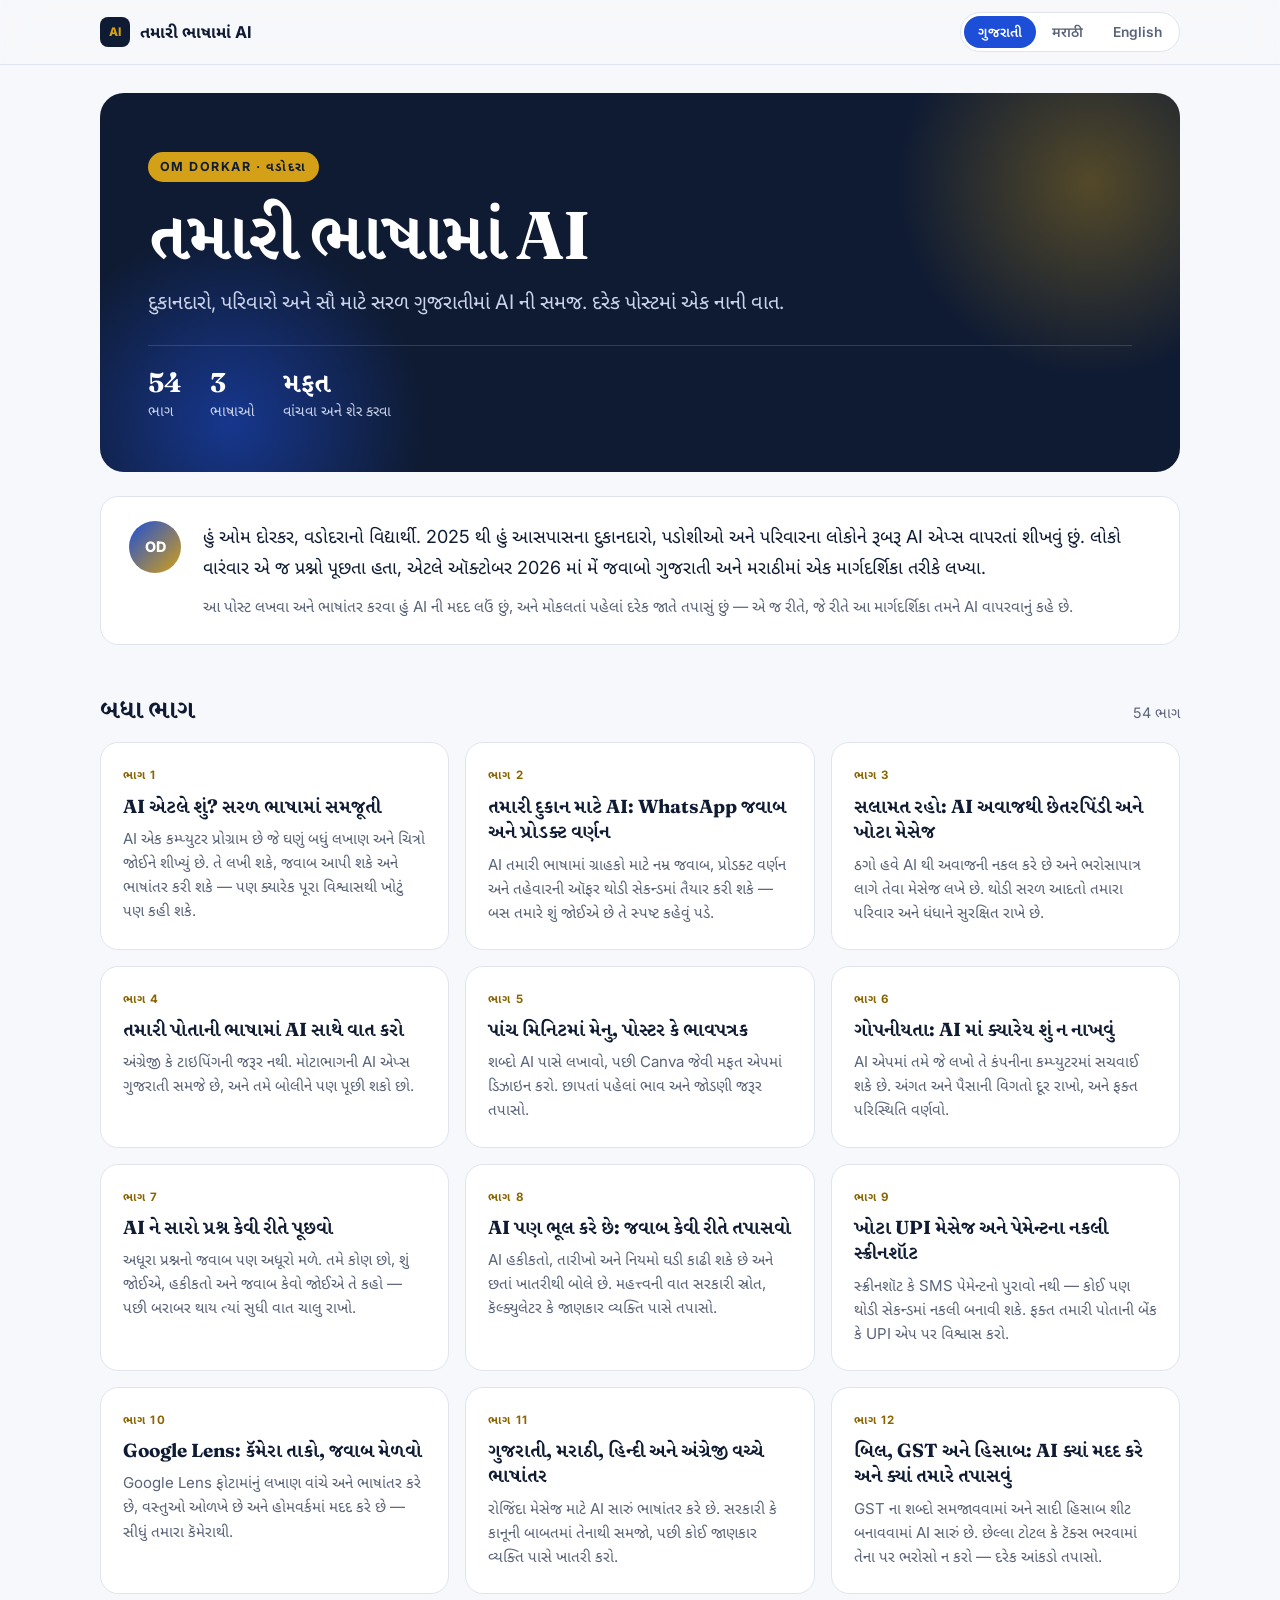
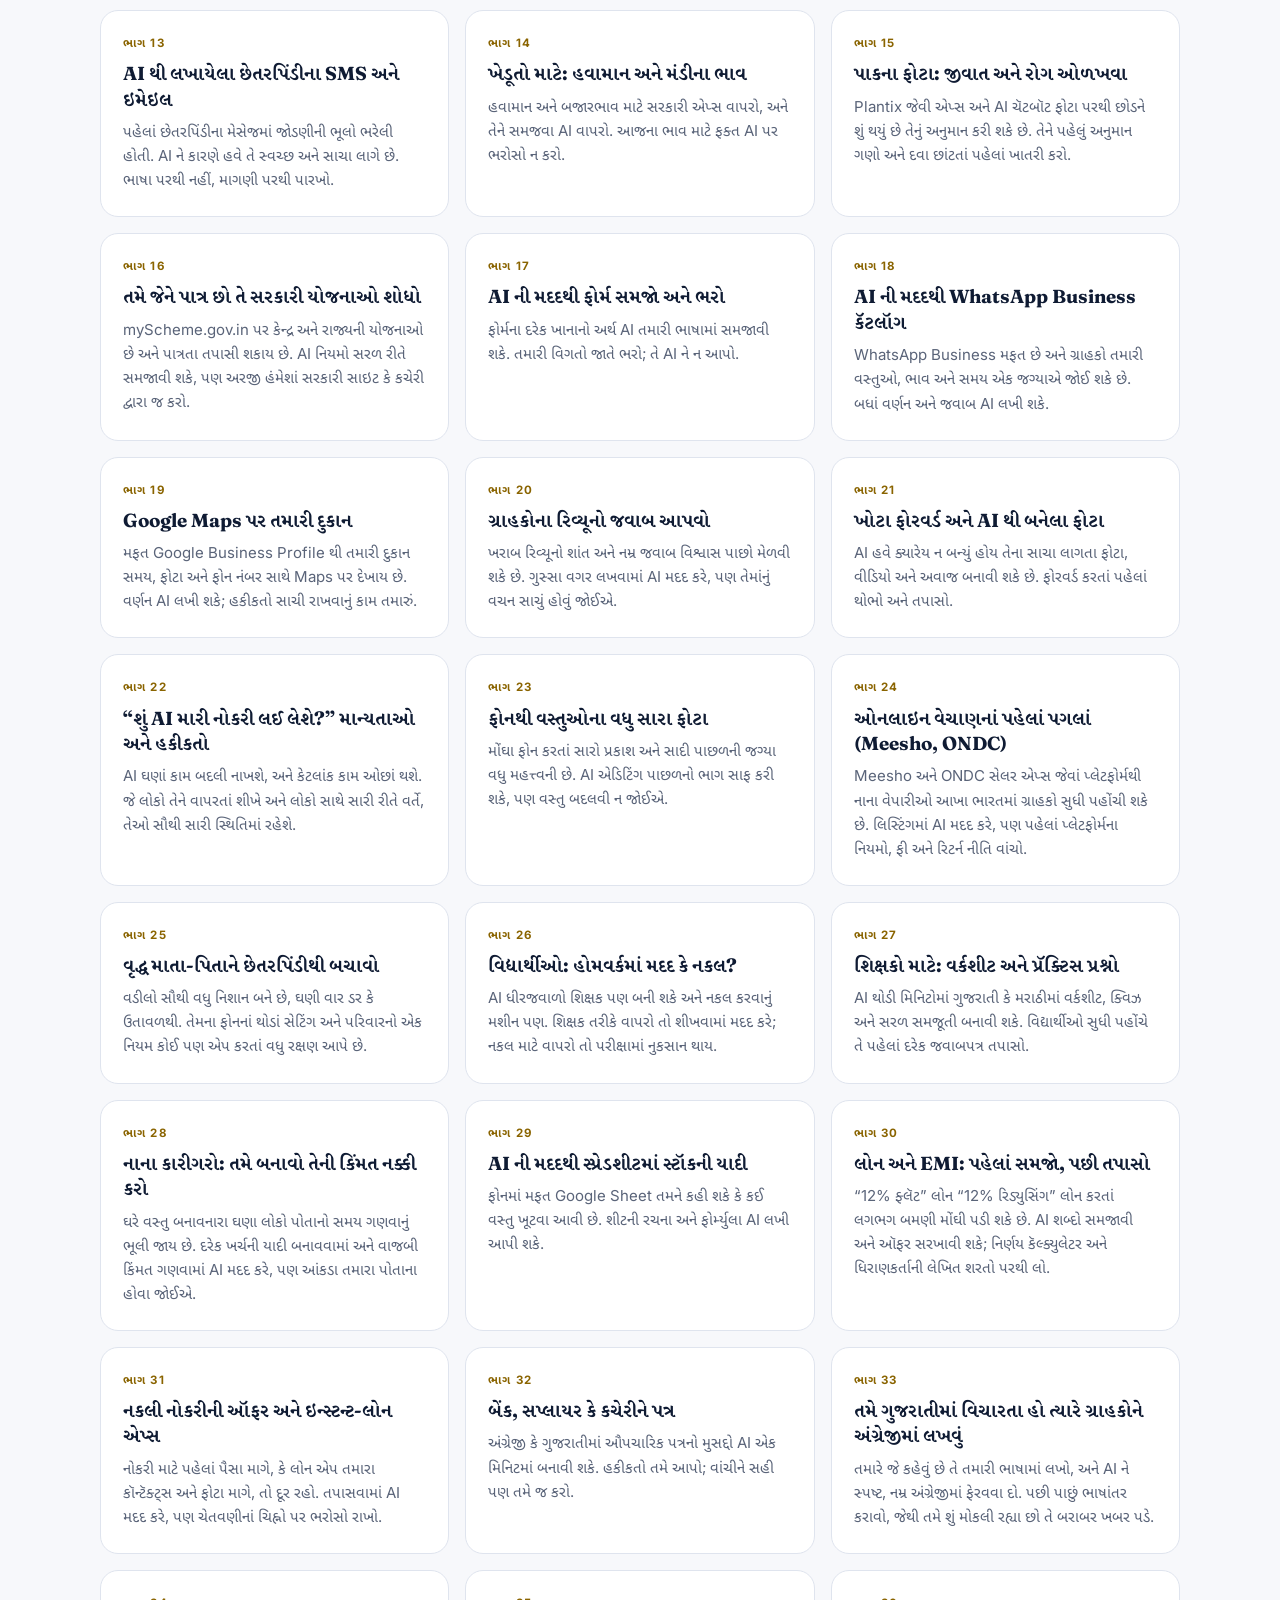
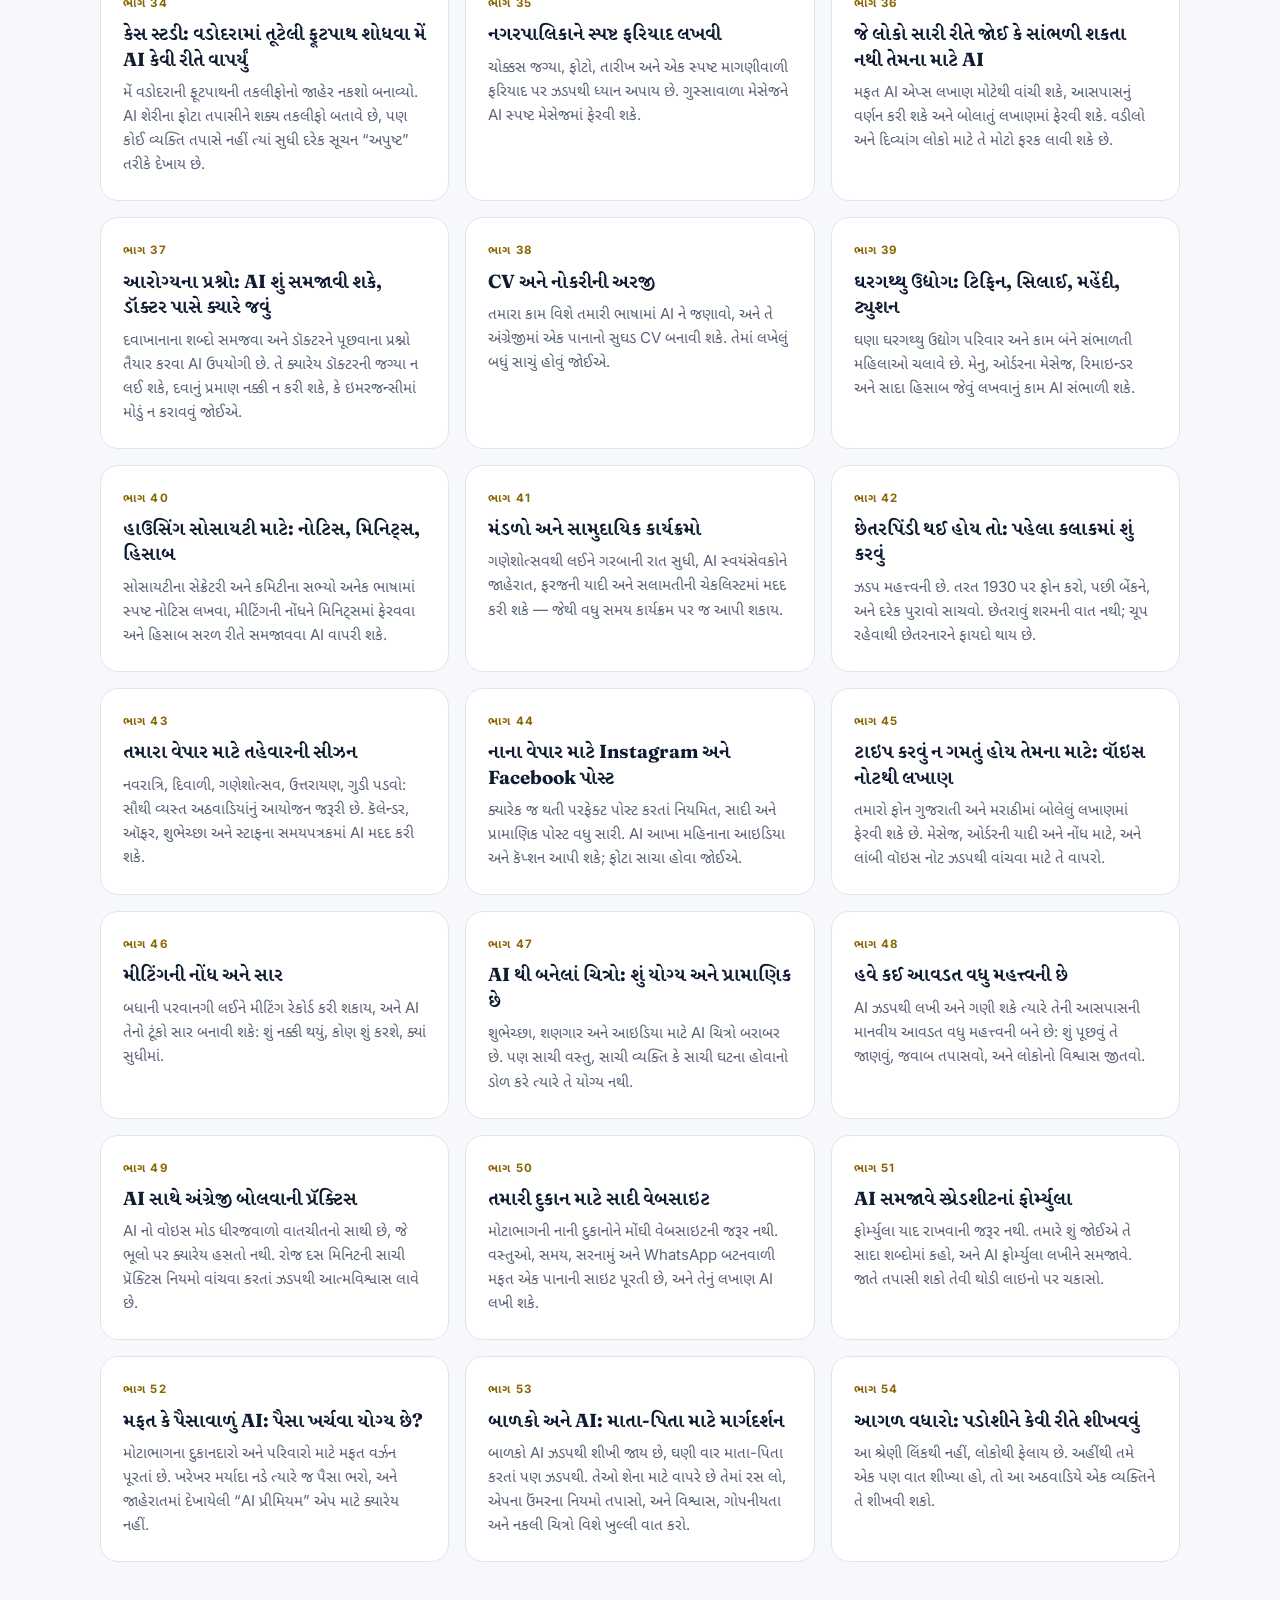
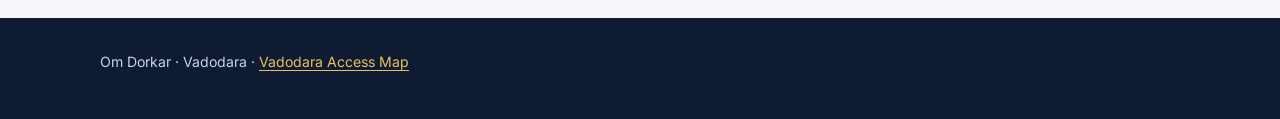
<file: index.html>
<!doctype html>
<html lang="gu">
<head>
<meta charset="utf-8">
<meta name="viewport" content="width=device-width, initial-scale=1">
<title>AI in your language · Om Dorkar</title>
<meta name="description" content="Plain-language AI explainers in Gujarati and Marathi for shop owners, families and local businesses in Vadodara.">
<link rel="preconnect" href="https://fonts.googleapis.com">
<link rel="preconnect" href="https://fonts.gstatic.com" crossorigin>
<link rel="stylesheet" href="https://fonts.googleapis.com/css2?family=Fraunces:opsz,wght@9..144,600;9..144,700&family=Inter:wght@400;500;600;700;800&family=Noto+Sans+Devanagari:wght@400;600;700&family=Noto+Sans+Gujarati:wght@400;600;700&family=Noto+Serif+Devanagari:wght@600;700&family=Noto+Serif+Gujarati:wght@600;700&display=swap">
<link rel="stylesheet" href="style.css">
</head>
<body data-page="index">
<header class="site"><div class="wrap"></div></header>
<main class="wrap"></main>
<footer><div class="wrap"></div></footer>
<script src="data/site.js"></script>
<script src="data/manifest.js"></script>
<script src="data/figures.js"></script>
<script src="data/infographic.js"></script>
<script src="app.js"></script>
</body>
</html>
</file>
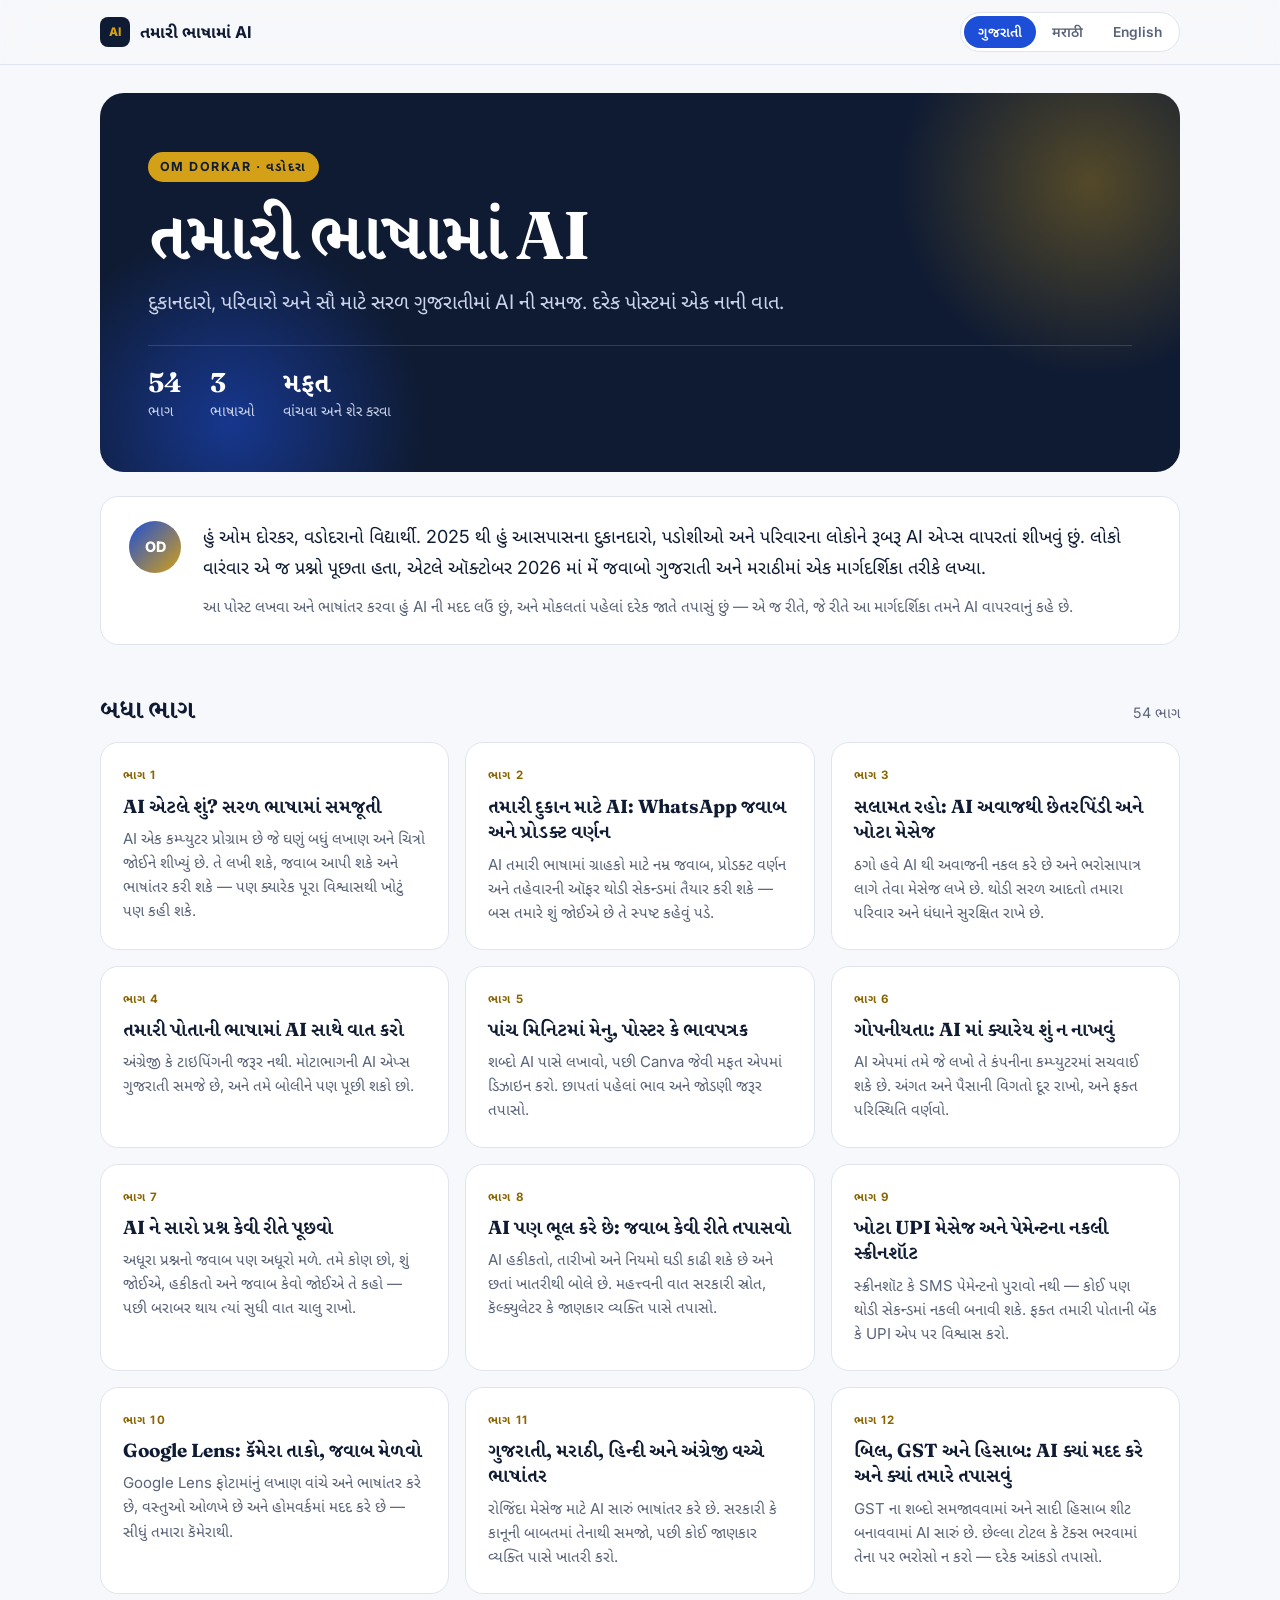
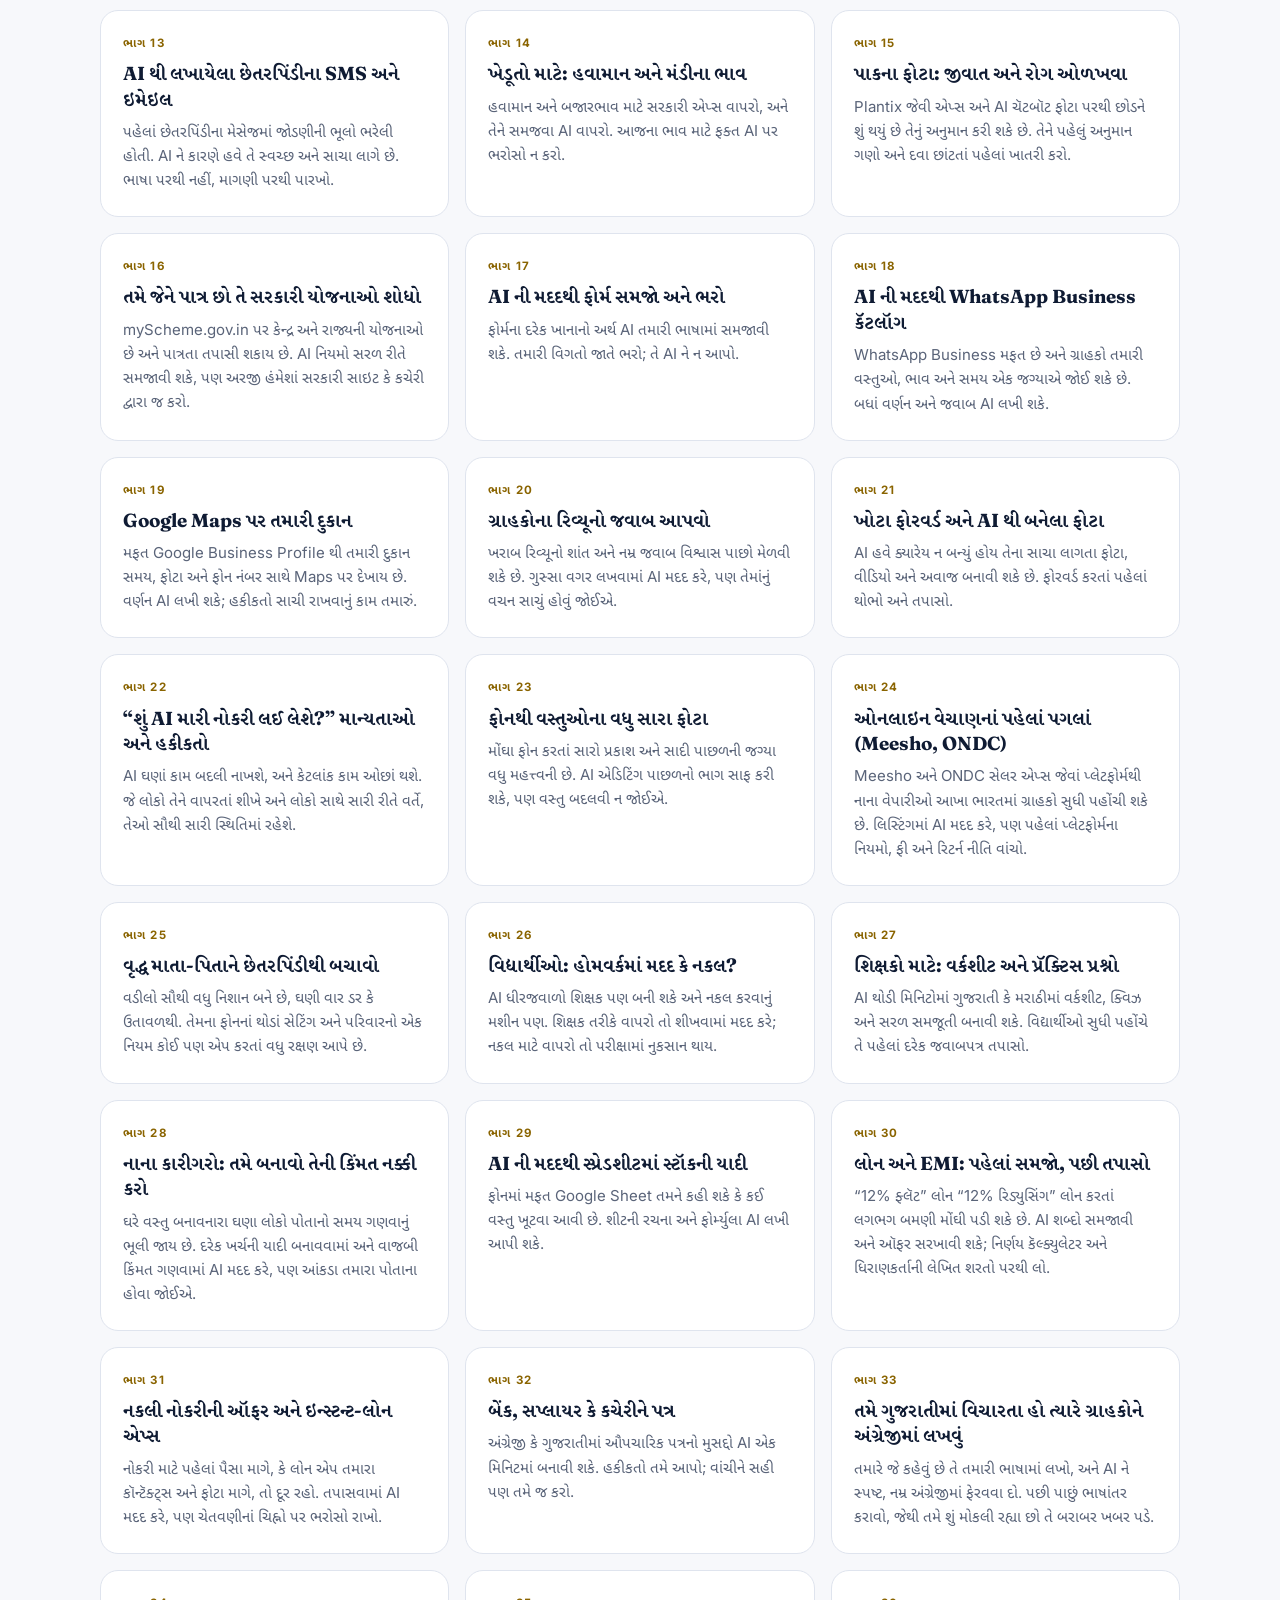
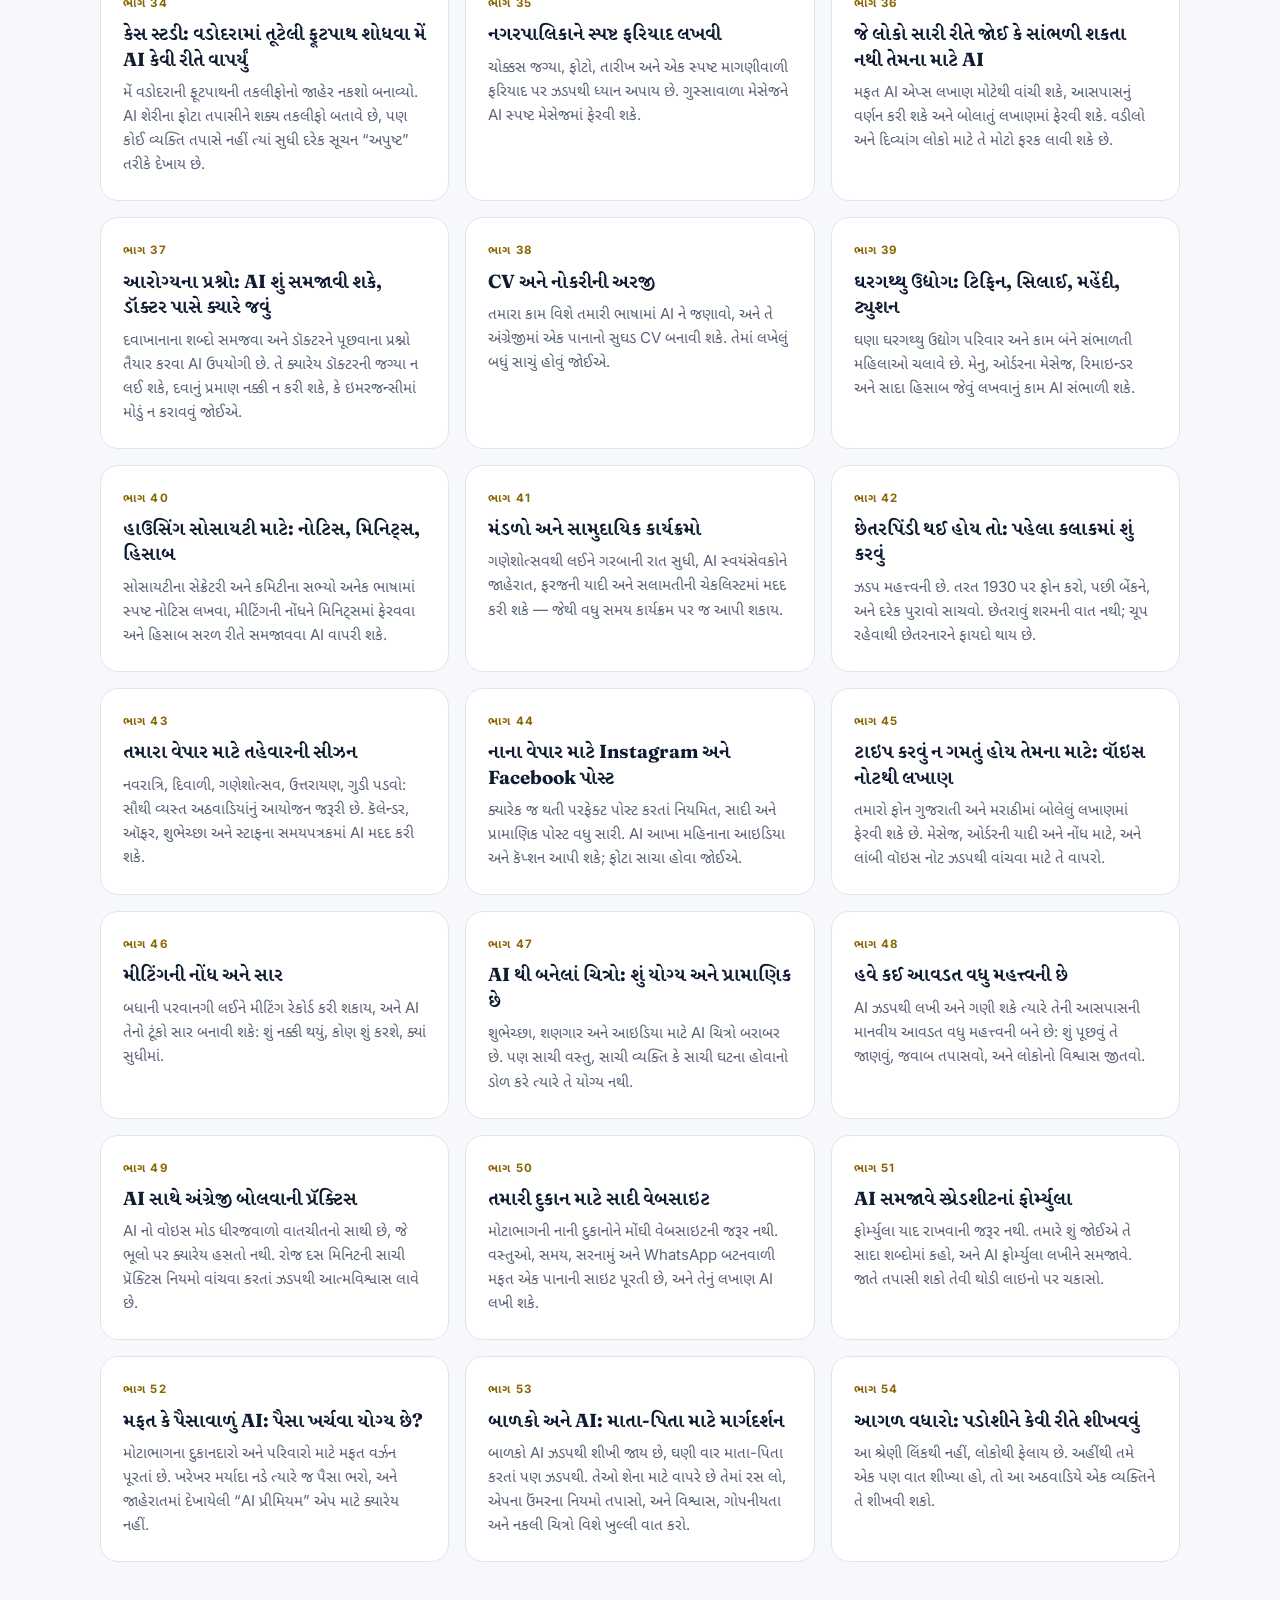
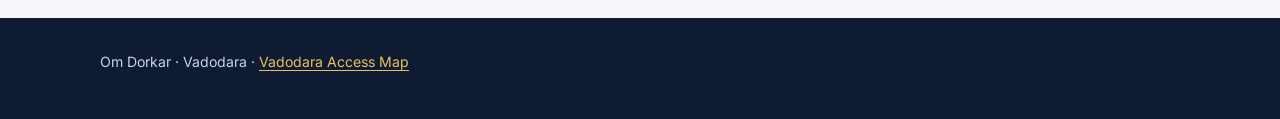
<file: post.html>
<!doctype html>
<html lang="gu">
<head>
<meta charset="utf-8">
<meta name="viewport" content="width=device-width, initial-scale=1">
<title>AI in your language · Om Dorkar</title>
<meta name="description" content="Plain-language AI explainers in Gujarati and Marathi for shop owners, families and local businesses in Vadodara.">
<link rel="preconnect" href="https://fonts.googleapis.com">
<link rel="preconnect" href="https://fonts.gstatic.com" crossorigin>
<link rel="stylesheet" href="https://fonts.googleapis.com/css2?family=Fraunces:opsz,wght@9..144,600;9..144,700&family=Inter:wght@400;500;600;700;800&family=Noto+Sans+Devanagari:wght@400;600;700&family=Noto+Sans+Gujarati:wght@400;600;700&family=Noto+Serif+Devanagari:wght@600;700&family=Noto+Serif+Gujarati:wght@600;700&display=swap">
<link rel="stylesheet" href="style.css">
</head>
<body data-page="post">
<header class="site"><div class="wrap"></div></header>
<main class="wrap"></main>
<footer><div class="wrap"></div></footer>
<script src="data/site.js"></script>
<script src="data/manifest.js"></script>
<script src="data/figures.js"></script>
<script src="data/infographic.js"></script>
<script src="app.js"></script>
</body>
</html>
</file>
<file: style.css>
:root {
  --bg: #f7f8fb;
  --bg2: #eef1f7;
  --surface: #ffffff;
  --ink: #0f1b33;
  --muted: #5a6479;
  --line: #dfe4ee;
  --accent: #1d4ed8;
  --accent-soft: #e6edfd;
  --gold: #d4a017;
  --gold-text: #8a6400;
  --gold-soft: #fbf3dc;
  --navy: #0f1b33;
  --tip: #e8f5ee;
  --tip-line: #2f8a5c;
  --ask: #fbf3dc;
  --ask-line: #d4a017;
  --draft: #fff4c2;
  --bad: #b42318;
  --bad-soft: #fde8e7;
  --key: #e7ebf3;
  --serif: 'Fraunces', 'Noto Serif Gujarati', 'Noto Serif Devanagari', Georgia, serif;
  --sans: 'Inter', 'Noto Sans Gujarati', 'Noto Sans Devanagari', system-ui, -apple-system, 'Segoe UI', sans-serif;
  font-family: var(--sans);
}
@media (prefers-color-scheme: dark) {
  :root:not([data-theme="light"]) {
    --bg: #0d1424; --bg2: #121a2e; --surface: #162036; --ink: #e8ecf5; --muted: #a3adc2; --line: #26314a;
    --accent: #7aa2ff; --accent-soft: #1a2747; --gold: #e8c25a; --gold-text: #e8c25a; --gold-soft: #2a2414; --navy: #08101f;
    --tip: #14291f; --tip-line: #4fb987; --ask: #2a2414; --ask-line: #e8c25a; --draft: #3d3613;
    --bad: #f97066; --bad-soft: #3b1f1d; --key: #26314a;
  }
}
:root[data-theme="dark"] {
  --bg: #0d1424; --bg2: #121a2e; --surface: #162036; --ink: #e8ecf5; --muted: #a3adc2; --line: #26314a;
  --accent: #7aa2ff; --accent-soft: #1a2747; --gold: #e8c25a; --gold-text: #e8c25a; --gold-soft: #2a2414; --navy: #08101f;
  --tip: #14291f; --tip-line: #4fb987; --ask: #2a2414; --ask-line: #e8c25a; --draft: #3d3613;
  --bad: #f97066; --bad-soft: #3b1f1d; --key: #26314a;
}
* { box-sizing: border-box; }
body { margin: 0; background: var(--bg); color: var(--ink); font-size: 18px; line-height: 1.75; -webkit-font-smoothing: antialiased; }
a { color: var(--accent); text-underline-offset: 3px; text-decoration-thickness: 1px; }
.wrap { max-width: 740px; margin: 0 auto; padding: 0 20px; }
body[data-page="index"] main.wrap, header.site .wrap, footer .wrap { max-width: 1120px; }

/* header */
header.site { position: sticky; top: 0; z-index: 10; background: color-mix(in srgb, var(--bg) 88%, transparent); backdrop-filter: blur(14px); -webkit-backdrop-filter: blur(14px); border-bottom: 1px solid var(--line); }
header.site .wrap { display: flex; flex-wrap: wrap; align-items: center; justify-content: space-between; gap: 10px; padding-top: 12px; padding-bottom: 12px; }
header.site a.home { color: var(--ink); text-decoration: none; font-weight: 700; font-size: 1.02rem; display: inline-flex; align-items: center; gap: 10px; }
header.site a.home::before { content: "AI"; display: grid; place-items: center; width: 30px; height: 30px; border-radius: 8px; background: var(--navy); color: var(--gold); font-family: 'Inter', sans-serif; font-size: .74rem; font-weight: 800; letter-spacing: .02em; }
.langs { display: flex; gap: 2px; background: var(--surface); border: 1px solid var(--line); border-radius: 999px; padding: 3px; }
.langs button { font: inherit; font-size: .86rem; font-weight: 600; border: 0; background: transparent; color: var(--muted); border-radius: 999px; padding: 4px 14px; cursor: pointer; transition: background .2s, color .2s; }
.langs button:hover { color: var(--ink); }
.langs button[aria-pressed="true"] { background: var(--accent); color: #fff; }

/* type */
h1 { font-family: var(--serif); font-size: clamp(1.9rem, 4.4vw, 2.7rem); line-height: 1.2; letter-spacing: -.015em; margin: 36px 0 12px; font-weight: 700; }
h2 { font-family: var(--serif); font-size: 1.45rem; line-height: 1.3; margin: 40px 0 10px; font-weight: 700; }
h2::before { content: ""; display: block; width: 32px; height: 3px; background: var(--gold); border-radius: 2px; margin-bottom: 12px; }
.lede { color: var(--muted); font-size: 1.12rem; line-height: 1.65; }
.meta { color: var(--muted); font-size: .84rem; }
.badge { display: inline-block; font-size: .72rem; font-weight: 700; padding: 1px 8px; border-radius: 6px; background: var(--draft); color: var(--ink); margin-left: 6px; vertical-align: middle; }
ul, ol { padding-left: 24px; }
li { margin-bottom: 6px; }
li::marker { color: var(--accent); font-weight: 700; }

/* index: hero panel */
.hero { position: relative; overflow: hidden; background: var(--navy); color: #eef2fb; border-radius: 24px; padding: 56px 48px 48px; margin: 28px 0 0; }
.hero::before { content: ""; position: absolute; right: -120px; top: -120px; width: 420px; height: 420px; border-radius: 50%; background: radial-gradient(circle, rgba(212,160,23,.35), transparent 65%); }
.hero::after { content: ""; position: absolute; left: -80px; bottom: -160px; width: 420px; height: 420px; border-radius: 50%; background: radial-gradient(circle, rgba(29,78,216,.55), transparent 65%); }
.hero > * { position: relative; z-index: 1; }
.hero .kicker { display: inline-block; font-size: .78rem; font-weight: 700; letter-spacing: .12em; text-transform: uppercase; color: var(--navy); background: #d4a017; border-radius: 999px; padding: 4px 12px; margin: 0 0 18px; }
.hero h1 { color: #fff; font-size: clamp(2.4rem, 6vw, 4.2rem); line-height: 1.05; margin: 0 0 16px; max-width: 760px; }
.hero .lede { color: #c9d3ea; font-size: clamp(1.05rem, 1.8vw, 1.25rem); max-width: 640px; margin: 0 0 26px; }
.hero .facts { display: flex; flex-wrap: wrap; gap: 10px 28px; margin: 0; padding: 22px 0 0; border-top: 1px solid rgba(255,255,255,.14); list-style: none; }
.hero .facts li { margin: 0; color: #c9d3ea; font-size: .9rem; }
.hero .facts b { display: block; font-family: var(--serif); font-size: 1.7rem; color: #fff; line-height: 1.1; }
.hero .meta { color: #9fb0d4; margin: 18px 0 0; }

.intro { background: var(--surface); border: 1px solid var(--line); border-radius: 18px; padding: 24px 28px; margin: 24px 0 8px; display: grid; grid-template-columns: auto 1fr; gap: 0 22px; align-items: start; }
.intro::before { content: "OD"; grid-row: span 3; display: grid; place-items: center; width: 52px; height: 52px; border-radius: 50%; background: linear-gradient(135deg, var(--accent), var(--gold)); color: #fff; font-family: 'Inter', sans-serif; font-weight: 800; font-size: .9rem; }
.intro p { margin: 0 0 10px; } .intro p:last-child { margin: 0; color: var(--muted); font-size: .95rem; }

.list-head { display: flex; align-items: baseline; justify-content: space-between; gap: 12px; margin: 48px 0 16px; }
.list-head h2 { margin: 0; font-size: 1.6rem; }
.list-head h2::before { display: none; }
.list-head span { color: var(--muted); font-size: .9rem; }

/* index: cards */
.posts { list-style: none; padding: 0; margin: 0 0 56px; display: grid; grid-template-columns: repeat(auto-fill, minmax(300px, 1fr)); gap: 16px; }
.posts li { position: relative; margin: 0; background: var(--surface); border: 1px solid var(--line); border-radius: 18px; padding: 22px 22px 24px; display: flex; flex-direction: column; gap: 8px; transition: transform .2s ease, box-shadow .2s ease, border-color .2s ease; }
.posts li:hover { transform: translateY(-3px); border-color: color-mix(in srgb, var(--accent) 40%, var(--line)); box-shadow: 0 18px 36px -18px rgba(15,27,51,.35); }
.posts li .meta { font-size: .72rem; font-weight: 700; letter-spacing: .1em; text-transform: uppercase; color: var(--gold-text); }
.posts a.title { font-family: var(--serif); font-weight: 700; font-size: 1.18rem; line-height: 1.35; text-decoration: none; color: var(--ink); }
.posts a.title::after { content: ""; position: absolute; inset: 0; border-radius: 18px; }
.posts li:hover a.title { color: var(--accent); }
.posts li > div:last-child { color: var(--muted); font-size: .94rem; line-height: 1.6; }
.posts li::after { content: "\2192"; position: absolute; right: 20px; top: 18px; color: var(--accent); opacity: 0; transform: translateX(-4px); transition: opacity .2s, transform .2s; }
.posts li:hover::after { opacity: 1; transform: none; }
.empty { color: var(--muted); padding: 16px 0; }

/* post page */
body[data-page="post"] main > .meta:first-child { display: inline-block; margin: 36px 0 0; font-size: .74rem; font-weight: 700; letter-spacing: .1em; text-transform: uppercase; color: var(--gold-text); background: var(--gold-soft); border-radius: 999px; padding: 4px 12px; }
body[data-page="post"] main > h1 { margin-top: 16px; }
body[data-page="post"] main > .lede { font-size: 1.2rem; margin-bottom: 8px; }
.note { background: var(--accent-soft); border-left: 4px solid var(--accent); border-radius: 12px; padding: 16px 20px; margin: 24px 0; }
.note strong { display: block; font-size: .78rem; letter-spacing: .08em; text-transform: uppercase; color: var(--accent); margin-bottom: 4px; }
.note.missing { border: 2px dashed var(--accent); background: transparent; color: var(--muted); }
.tip { background: var(--tip); border-left: 4px solid var(--tip-line); border-radius: 12px; padding: 14px 18px; margin: 22px 0; }
.tip::before { content: "\2713"; display: inline-grid; place-items: center; width: 22px; height: 22px; border-radius: 50%; background: var(--tip-line); color: #fff; font-size: .75rem; font-weight: 700; margin-right: 10px; vertical-align: 2px; }
.ask { background: var(--ask); border-left: 4px solid var(--ask-line); border-radius: 12px; padding: 16px 20px; margin: 22px 0; position: relative; }
.ask p { margin: 0 0 10px; }
.ask .meta { font-size: .74rem; font-weight: 700; letter-spacing: .1em; text-transform: uppercase; color: var(--gold-text); }
.ask [data-ask] { font-size: 1.02rem; font-style: italic; }
.ask button, .actions button, .actions a { font: inherit; font-size: .9rem; font-weight: 600; border: 1px solid var(--line); background: var(--surface); color: var(--ink); border-radius: 999px; padding: 8px 18px; cursor: pointer; text-decoration: none; display: inline-block; transition: transform .15s, border-color .15s; }
.ask button:hover, .actions button:hover { border-color: var(--accent); }
.actions { display: flex; flex-wrap: wrap; gap: 10px; margin: 36px 0; padding-top: 28px; border-top: 1px solid var(--line); }
.actions a.wa { background: #1f9d55; border-color: #1f9d55; color: #fff; }
.actions a.wa:hover { transform: translateY(-1px); }
.draftbar { background: var(--draft); padding: 8px 16px; font-size: .9rem; text-align: center; }
nav.pn { display: grid; grid-template-columns: 1fr 1fr; gap: 14px; padding: 0 0 48px; font-size: .95rem; }
nav.pn span:empty { visibility: hidden; }
nav.pn a { display: block; height: 100%; background: var(--surface); border: 1px solid var(--line); border-radius: 14px; padding: 14px 16px; text-decoration: none; color: var(--ink); font-weight: 600; line-height: 1.45; transition: border-color .2s; }
nav.pn a:hover { border-color: var(--accent); color: var(--accent); }
nav.pn span:last-child a { text-align: right; }
footer { background: var(--navy); color: #c9d3ea; font-size: .88rem; padding: 32px 0 44px; margin-top: 24px; }
footer a { color: #e8c25a; }

@media (max-width: 640px) {
  body { font-size: 17px; }
  .hero { padding: 36px 22px 30px; border-radius: 18px; margin-top: 16px; }
  .intro { grid-template-columns: 1fr; padding: 20px; }
  .intro::before { grid-row: auto; margin-bottom: 12px; width: 44px; height: 44px; }
  nav.pn { grid-template-columns: 1fr; }
  nav.pn span:last-child a { text-align: left; }
  .posts { grid-template-columns: 1fr; }
}
@media print {
  header.site, .actions, nav.pn, footer, .draftbar, .ask button, .langs { display: none !important; }
  body { background: #fff; color: #000; font-size: 15pt; }
  .tip, .ask, .note { border: 1px solid #999; background: #fff; }
  .hero { background: #fff; color: #000; }
}
/* Explainer pictures (data/figures.js) */
.fig { margin: 24px auto; max-width: 420px; }
.fig svg { width: 100%; height: auto; display: block; }
.fig figcaption { color: var(--muted); font-size: .9rem; text-align: center; margin-top: 8px; }
.fg-t { fill: var(--ink); }
.fg-m { fill: var(--muted); }
.fg-box { fill: var(--surface); stroke: var(--line); stroke-width: 1.5; }
.fg-soft { fill: var(--accent-soft); stroke: var(--accent); stroke-width: 1.5; }
.fg-ok { fill: var(--tip); stroke: var(--tip-line); stroke-width: 1.5; }
.fg-bad { fill: var(--bad-soft); stroke: var(--bad); stroke-width: 1.5; }
.fg-key { fill: var(--key); }
.fg-mic { fill: var(--accent); }
.fg-arrow { stroke: var(--muted); stroke-width: 2; fill: none; stroke-linecap: round; }
.fg-ah { fill: var(--muted); }
@media print { .fig { break-inside: avoid; } }
/* Infographics (data/infographic.js): wide layout on big screens and print, stacked on phones */
.fig.info { max-width: 100%; }
.fig svg.info-wide { display: none; }
@media (min-width: 640px) { .fig svg.info-wide { display: block; } .fig svg.info-narrow { display: none; } }
@media print { .fig svg.info-wide { display: block !important; } .fig svg.info-narrow { display: none !important; } }
.fg-title, .fg-accent { fill: var(--accent); }
.fg-banner { fill: var(--accent-soft); }
.fg-line, .fg-arrow-ink { stroke: var(--ink); stroke-width: 2.5; fill: none; }
.fg-ah-ink { fill: var(--ink); }
.ic-s { stroke: var(--ink); stroke-width: 3; fill: none; stroke-linecap: round; stroke-linejoin: round; }
.ic-f { fill: var(--accent); stroke: var(--ink); stroke-width: 2.5; stroke-linejoin: round; }
.ic-a { fill: var(--accent-soft); }
.ic-w { fill: #fff; }
.ic-dot { fill: var(--ink); }
.ic-ok { fill: #2f9e55; }
.ic-bad { fill: var(--bad); }
.ic-flame { fill: #f5a524; }
.ic-teeth { fill: none; stroke: var(--accent); stroke-width: 7; stroke-dasharray: 5 4; }
.ic-teeth2 { fill: none; stroke: var(--ink); stroke-width: 5; stroke-dasharray: 4 3; }
</file>
